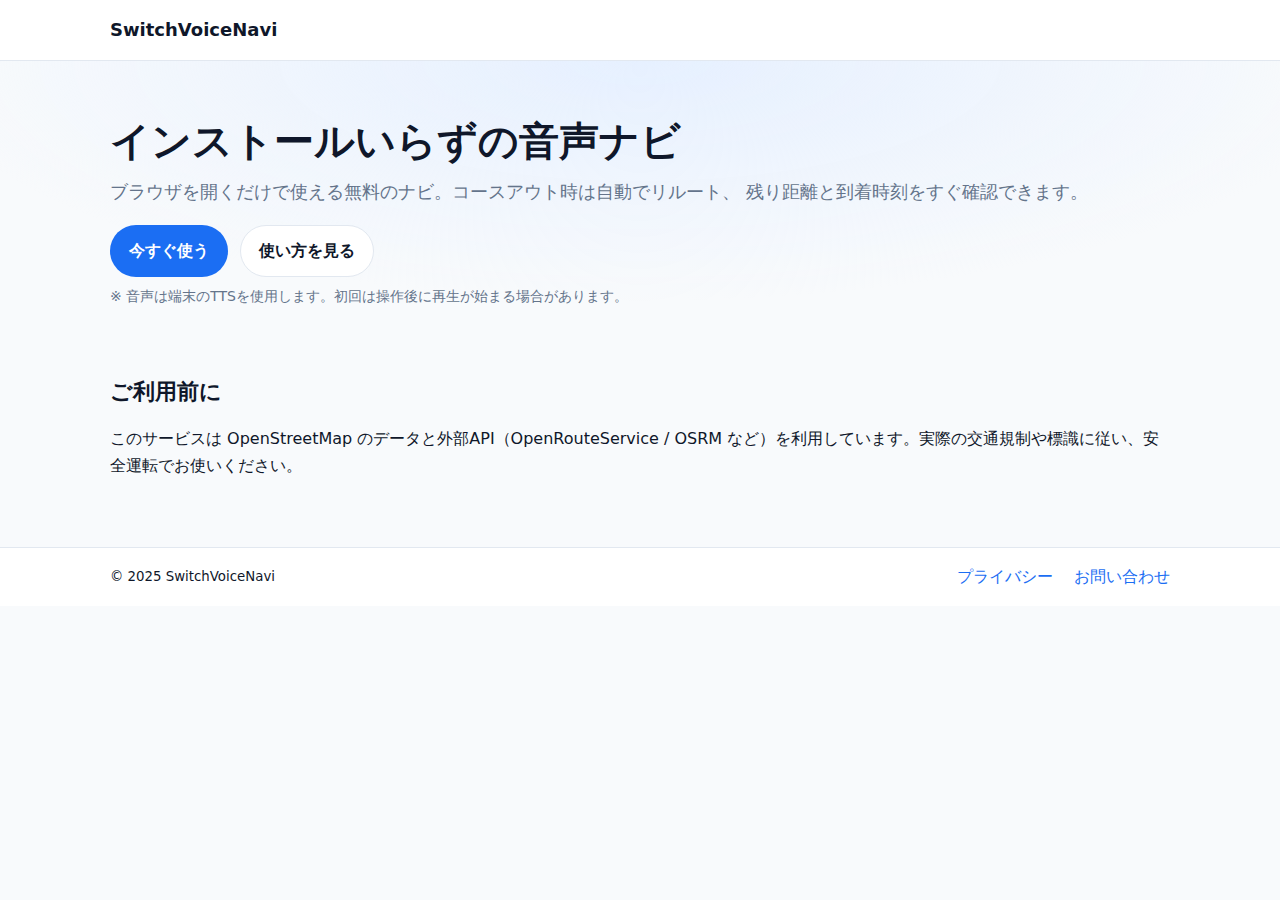
<file: index.html>
<!doctype html>
<html lang="ja">
<head>
  <meta charset="utf-8">
  <meta name="viewport" content="width=device-width, initial-scale=1">
  <title>SwitchVoiceNavi | ブラウザで使える音声ナビ</title>
  <meta name="description" content="インストール不要。スマホの音声で案内する無料のカーナビ。MapLibre × OpenRouteService。リルート、二段階案内、HUD、料金回避に対応。">
  <link rel="canonical" href="https://lamb5656.github.io/">
  <meta name="format-detection" content="telephone=no">
  <meta name="theme-color" content="#0f172a">

  <!-- Google AdSense -->
  <script async src="https://pagead2.googlesyndication.com/pagead/js/adsbygoogle.js?client=ca-pub-9492165781041714" crossorigin="anonymous"></script>

  <!-- Open Graph -->
  <meta property="og:site_name" content="SwitchVoiceNavi">
  <meta property="og:title" content="SwitchVoiceNavi | ブラウザで使える音声ナビ">
  <meta property="og:description" content="MapLibre × OpenRouteService。二段階音声案内、リルート、HUD、料金回避に対応。">
  <meta property="og:type" content="website">
  <meta property="og:url" content="https://lamb5656.github.io/">

  <!-- Structured Data -->
  <script type="application/ld+json">
  {
    "@context": "https://schema.org",
    "@type": "SoftwareApplication",
    "name": "SwitchVoiceNavi",
    "applicationCategory": "TravelApplication",
    "operatingSystem": "Web",
    "offers": { "@type": "Offer", "price": "0", "priceCurrency": "JPY" },
    "url": "https://lamb5656.github.io/navi-app/browser-navi/",
    "publisher": { "@type": "Organization", "name": "SwitchVoiceNavi Project" }
  }
  </script>

  <link rel="preconnect" href="https://lamb5656.github.io" crossorigin>
  <link rel="stylesheet" href="./styles.css">
</head>
<body>
  <header class="site-header" role="banner">
    <div class="container header-inner">
      <a class="brand" href="/">SwitchVoiceNavi</a>
    </div>
  </header>

  <main id="content">
    <section class="hero">
      <div class="container hero-inner">
        <h1 class="hero-title">インストールいらずの音声ナビ</h1>
        <p class="hero-lead">
          ブラウザを開くだけで使える無料のナビ。コースアウト時は自動でリルート、
          残り距離と到着時刻をすぐ確認できます。
        </p>
        <div class="hero-cta">
          <a class="btn btn-primary" href="https://lamb5656.github.io/navi-app/browser-navi/" target="_blank" rel="noopener noreferrer">今すぐ使う</a>
          <a class="btn btn-secondary" href="https://lamb5656.github.io/navi-app/browser-navi/howto.html" target="_blank" rel="noopener noreferrer">使い方を見る</a>
        </div>
        <p class="note">※ 音声は端末のTTSを使用します。初回は操作後に再生が始まる場合があります。</p>
      </div>
    </section>

    <section class="notes">
      <div class="container">
        <h2>ご利用前に</h2>
        <p>このサービスは OpenStreetMap のデータと外部API（OpenRouteService / OSRM など）を利用しています。実際の交通規制や標識に従い、安全運転でお使いください。</p>
      </div>
    </section>
  </main>

  <footer class="site-footer" role="contentinfo">
    <div class="container footer-inner">
      <small>© 2025 SwitchVoiceNavi</small>
      <nav class="footer-nav" aria-label="Footer">
        <a href="./privacy.html" rel="noopener noreferrer">プライバシー</a>
        <a href="./contact.html" rel="noopener noreferrer">お問い合わせ</a>
      </nav>
    </div>
  </footer>
</body>
</html>
</file>
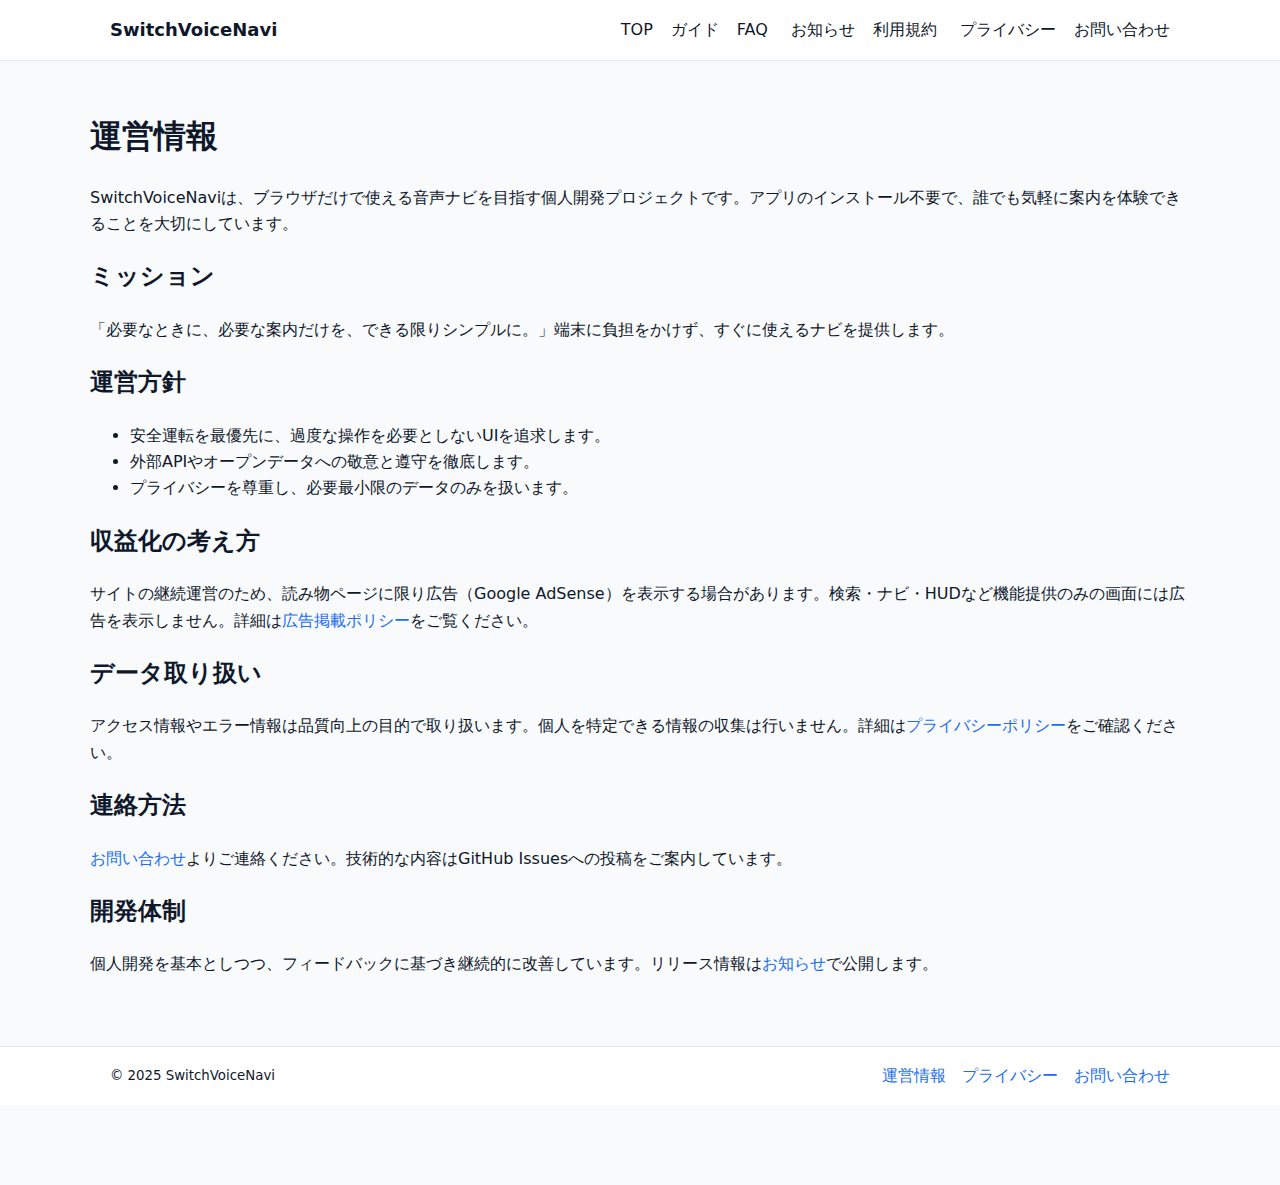
<file: about.html>
<!doctype html>
<html lang="ja">
<head>
  <meta charset="utf-8">
  <meta name="viewport" content="width=device-width, initial-scale=1">
  <title>運営情報 | SwitchVoiceNavi</title>
  <meta name="description" content="SwitchVoiceNaviの運営方針、連絡方法、収益化方針、データの取り扱い、開発体制について紹介します。">
  <link rel="canonical" href="https://lamb5656.github.io/about.html">
  <link rel="stylesheet" href="./styles.css">
</head>
<body>
<header class="site-header" role="banner">
  <div class="container header-inner">
    <a class="brand" href="/">SwitchVoiceNavi</a>
    <nav class="nav" aria-label="Primary">
      <a href="./">TOP</a><a href="./guide.html">ガイド</a><a href="./faq.html">FAQ</a>
      <a href="./news.html">お知らせ</a><a href="./terms.html">利用規約</a>
      <a href="./privacy.html">プライバシー</a><a href="./contact.html">お問い合わせ</a>
    </nav>
  </div>
</header>

<main id="content">
  <section class="container" style="padding:28px 0;">
    <h1>運営情報</h1>
    <p>SwitchVoiceNaviは、ブラウザだけで使える音声ナビを目指す個人開発プロジェクトです。アプリのインストール不要で、誰でも気軽に案内を体験できることを大切にしています。</p>

    <h2>ミッション</h2>
    <p>「必要なときに、必要な案内だけを、できる限りシンプルに。」端末に負担をかけず、すぐに使えるナビを提供します。</p>

    <h2>運営方針</h2>
    <ul>
      <li>安全運転を最優先に、過度な操作を必要としないUIを追求します。</li>
      <li>外部APIやオープンデータへの敬意と遵守を徹底します。</li>
      <li>プライバシーを尊重し、必要最小限のデータのみを扱います。</li>
    </ul>

    <h2>収益化の考え方</h2>
    <p>サイトの継続運営のため、読み物ページに限り広告（Google AdSense）を表示する場合があります。検索・ナビ・HUDなど機能提供のみの画面には広告を表示しません。詳細は<a href="./ads-policy.html">広告掲載ポリシー</a>をご覧ください。</p>

    <h2>データ取り扱い</h2>
    <p>アクセス情報やエラー情報は品質向上の目的で取り扱います。個人を特定できる情報の収集は行いません。詳細は<a href="./privacy.html">プライバシーポリシー</a>をご確認ください。</p>

    <h2>連絡方法</h2>
    <p><a href="./contact.html">お問い合わせ</a>よりご連絡ください。技術的な内容はGitHub Issuesへの投稿をご案内しています。</p>

    <h2>開発体制</h2>
    <p>個人開発を基本としつつ、フィードバックに基づき継続的に改善しています。リリース情報は<a href="./news.html">お知らせ</a>で公開します。</p>
  </section>
</main>

<footer class="site-footer" role="contentinfo">
  <div class="container footer-inner">
    <small>© 2025 SwitchVoiceNavi</small>
    <nav class="footer-nav" aria-label="Footer">
      <a href="./about.html" aria-current="page">運営情報</a><a href="./privacy.html">プライバシー</a><a href="./contact.html">お問い合わせ</a>
    </nav>
  </div>
</footer>
</body>
</html>
</file>
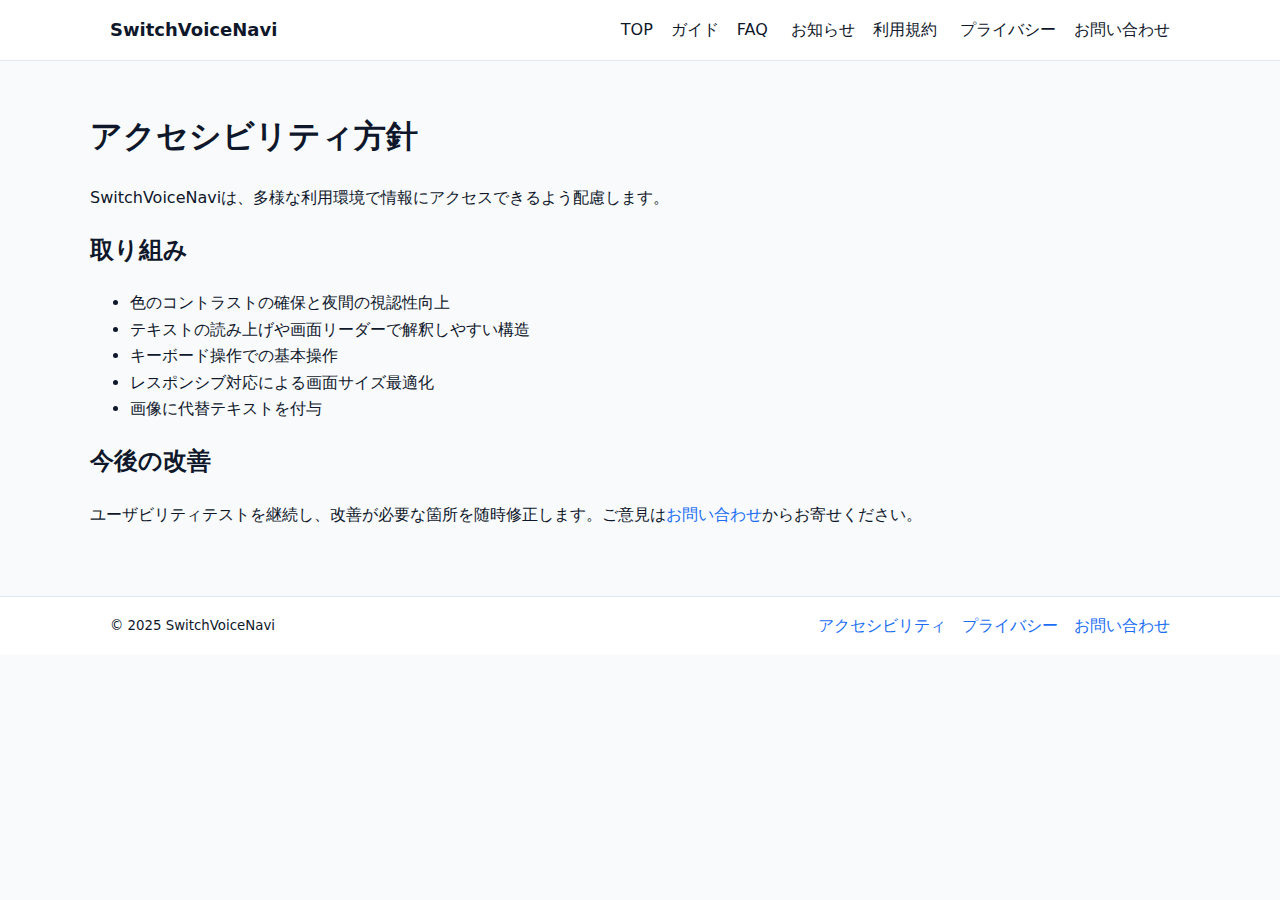
<file: accessibility.html>
<!doctype html>
<html lang="ja">
<head>
  <meta charset="utf-8">
  <meta name="viewport" content="width=device-width, initial-scale=1">
  <title>アクセシビリティ方針 | SwitchVoiceNavi</title>
  <meta name="description" content="誰もが利用しやすいナビを目指し、色のコントラスト、テキスト読み上げ、キーボード操作、レスポンシブ対応、代替テキストなどに取り組みます。">
  <link rel="canonical" href="https://lamb5656.github.io/accessibility.html">
  <link rel="stylesheet" href="./styles.css">
</head>
<body>
<header class="site-header" role="banner">
  <div class="container header-inner">
    <a class="brand" href="/">SwitchVoiceNavi</a>
    <nav class="nav" aria-label="Primary">
      <a href="./">TOP</a><a href="./guide.html">ガイド</a><a href="./faq.html">FAQ</a>
      <a href="./news.html">お知らせ</a><a href="./terms.html">利用規約</a>
      <a href="./privacy.html">プライバシー</a><a href="./contact.html">お問い合わせ</a>
    </nav>
  </div>
</header>

<main id="content">
<section class="container" style="padding:28px 0;">
  <h1>アクセシビリティ方針</h1>
  <p>SwitchVoiceNaviは、多様な利用環境で情報にアクセスできるよう配慮します。</p>

  <h2>取り組み</h2>
  <ul>
    <li>色のコントラストの確保と夜間の視認性向上</li>
    <li>テキストの読み上げや画面リーダーで解釈しやすい構造</li>
    <li>キーボード操作での基本操作</li>
    <li>レスポンシブ対応による画面サイズ最適化</li>
    <li>画像に代替テキストを付与</li>
  </ul>

  <h2>今後の改善</h2>
  <p>ユーザビリティテストを継続し、改善が必要な箇所を随時修正します。ご意見は<a href="./contact.html">お問い合わせ</a>からお寄せください。</p>
</section>
</main>

<footer class="site-footer" role="contentinfo">
  <div class="container footer-inner">
    <small>© 2025 SwitchVoiceNavi</small>
    <nav class="footer-nav" aria-label="Footer">
      <a href="./accessibility.html" aria-current="page">アクセシビリティ</a><a href="./privacy.html">プライバシー</a><a href="./contact.html">お問い合わせ</a>
    </nav>
  </div>
</footer>
</body>
</html>
</file>
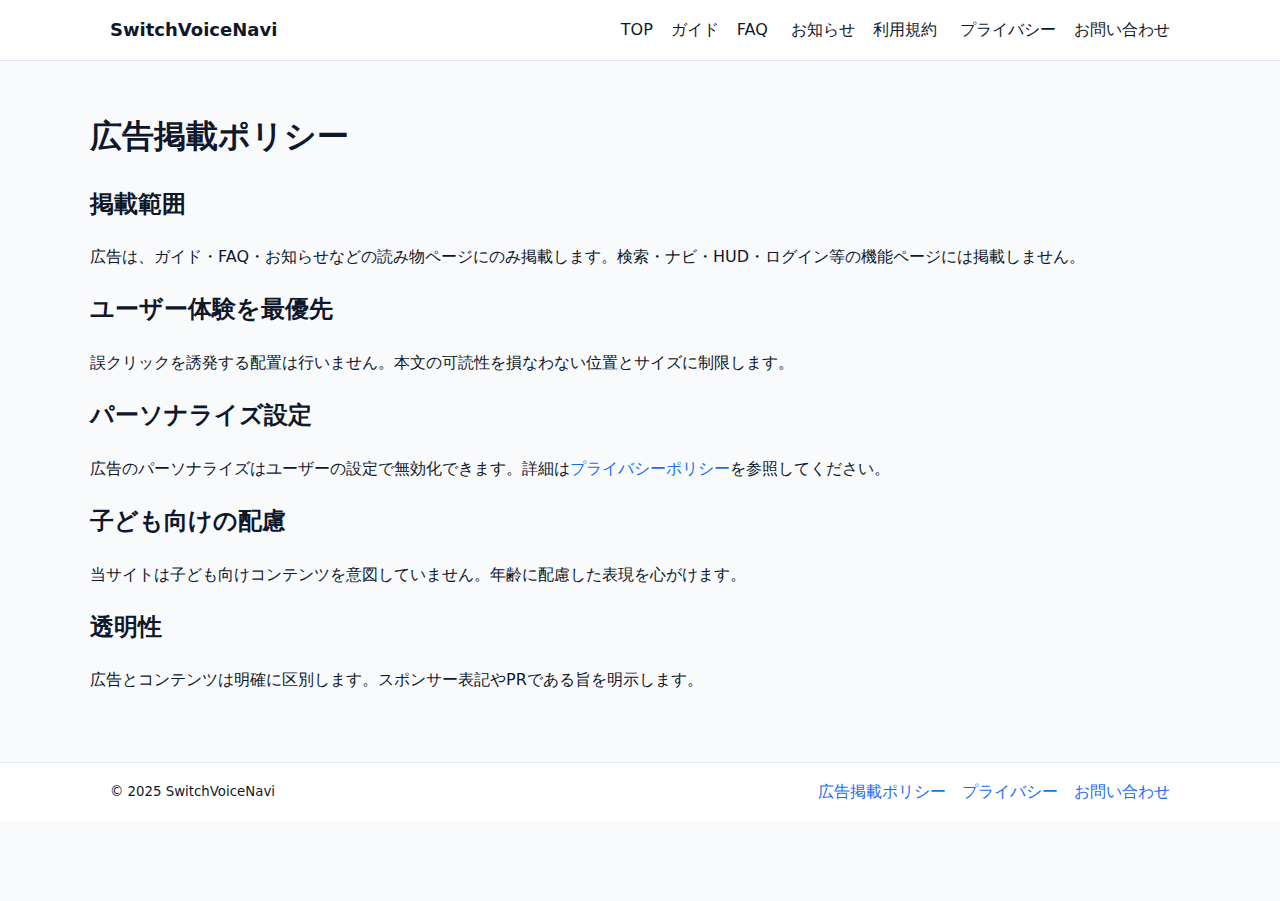
<file: ads-policy.html>
<!doctype html>
<html lang="ja">
<head>
  <meta charset="utf-8">
  <meta name="viewport" content="width=device-width, initial-scale=1">
  <title>広告掲載ポリシー | SwitchVoiceNavi</title>
  <meta name="description" content="広告の掲載範囲、ユーザー体験の優先、パーソナライズ設定、子ども向けの配慮、誤クリック防止などの方針を示します。">
  <link rel="canonical" href="https://lamb5656.github.io/ads-policy.html">
  <link rel="stylesheet" href="./styles.css">
</head>
<body>
<header class="site-header" role="banner">
  <div class="container header-inner">
    <a class="brand" href="/">SwitchVoiceNavi</a>
    <nav class="nav" aria-label="Primary">
      <a href="./">TOP</a><a href="./guide.html">ガイド</a><a href="./faq.html">FAQ</a>
      <a href="./news.html">お知らせ</a><a href="./terms.html">利用規約</a>
      <a href="./privacy.html">プライバシー</a><a href="./contact.html">お問い合わせ</a>
    </nav>
  </div>
</header>

<main id="content">
<section class="container" style="padding:28px 0;">
  <h1>広告掲載ポリシー</h1>
  <h2>掲載範囲</h2>
  <p>広告は、ガイド・FAQ・お知らせなどの読み物ページにのみ掲載します。検索・ナビ・HUD・ログイン等の機能ページには掲載しません。</p>

  <h2>ユーザー体験を最優先</h2>
  <p>誤クリックを誘発する配置は行いません。本文の可読性を損なわない位置とサイズに制限します。</p>

  <h2>パーソナライズ設定</h2>
  <p>広告のパーソナライズはユーザーの設定で無効化できます。詳細は<a href="./privacy.html">プライバシーポリシー</a>を参照してください。</p>

  <h2>子ども向けの配慮</h2>
  <p>当サイトは子ども向けコンテンツを意図していません。年齢に配慮した表現を心がけます。</p>

  <h2>透明性</h2>
  <p>広告とコンテンツは明確に区別します。スポンサー表記やPRである旨を明示します。</p>
</section>
</main>

<footer class="site-footer" role="contentinfo">
  <div class="container footer-inner">
    <small>© 2025 SwitchVoiceNavi</small>
    <nav class="footer-nav" aria-label="Footer">
      <a href="./ads-policy.html" aria-current="page">広告掲載ポリシー</a><a href="./privacy.html">プライバシー</a><a href="./contact.html">お問い合わせ</a>
    </nav>
  </div>
</footer>
</body>
</html>
</file>
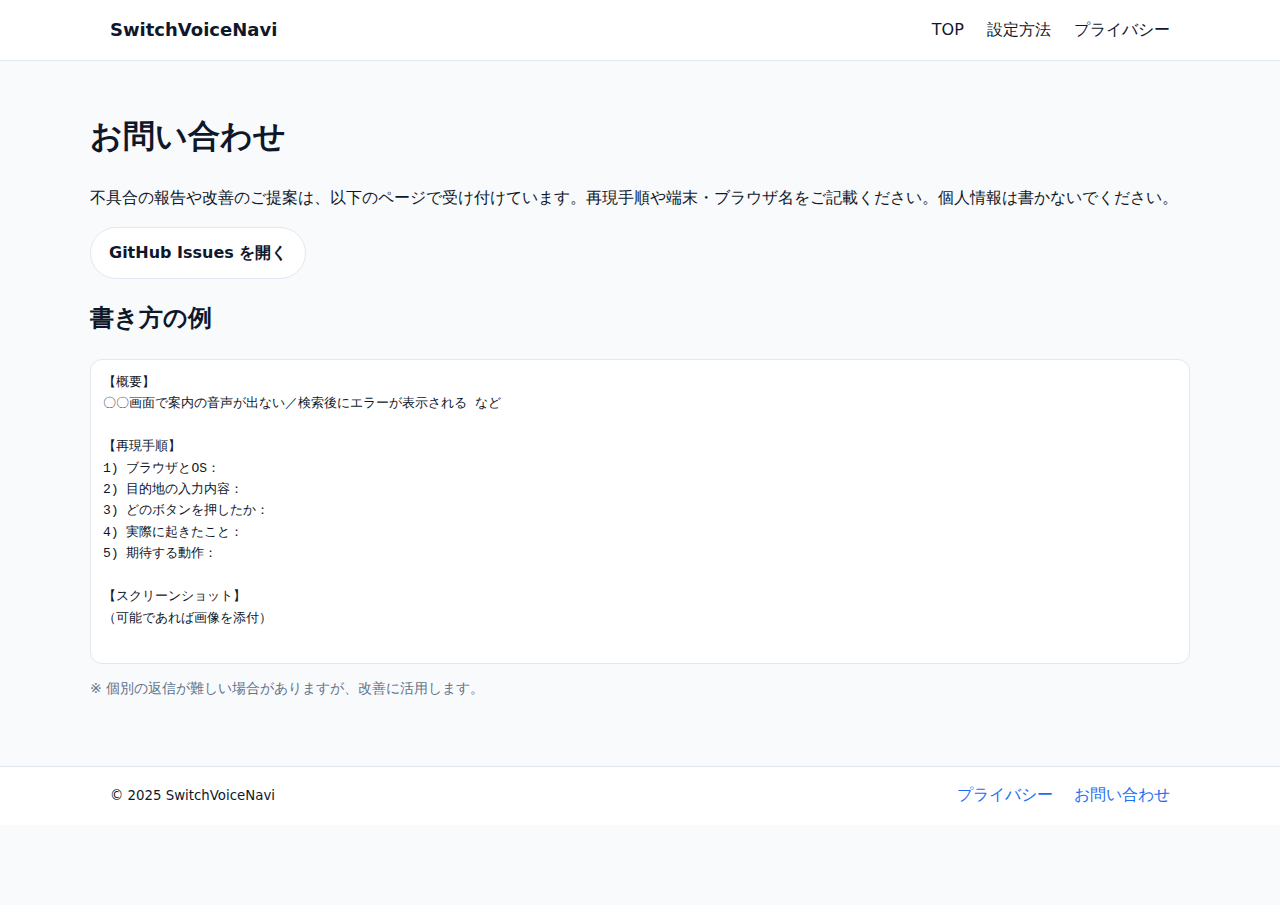
<file: contact.html>
<!doctype html>
<html lang="ja">
<head>
  <meta charset="utf-8">
  <meta name="viewport" content="width=device-width, initial-scale=1">
  <title>お問い合わせ | SwitchVoiceNavi</title>
  <meta name="description" content="不具合の報告やご要望はGitHubのIssuesで受け付けています。書き方の例を用意しています。個人情報は書かないでください。">
  <link rel="canonical" href="https://lamb5656.github.io/contact.html">
  <link rel="stylesheet" href="./styles.css">
</head>
<body>
  <header class="site-header" role="banner">
    <div class="container header-inner">
      <a class="brand" href="/">SwitchVoiceNavi</a>
      <nav class="nav" aria-label="Primary">
        <a href="./">TOP</a>
        <a href="https://lamb5656.github.io/navi-app/browser-navi/howto.html" rel="noopener noreferrer">設定方法</a>
        <a href="./privacy.html" rel="noopener noreferrer">プライバシー</a>
      </nav>
    </div>
  </header>

  <main id="content">
    <section class="container" style="padding:28px 0;">
      <h1>お問い合わせ</h1>
      <p>不具合の報告や改善のご提案は、以下のページで受け付けています。再現手順や端末・ブラウザ名をご記載ください。個人情報は書かないでください。</p>
      <p>
        <a class="btn btn-secondary" href="https://github.com/lamb5656/navi-app/issues" rel="noopener noreferrer">GitHub Issues を開く</a>
      </p>

      <h2>書き方の例</h2>
      <pre style="white-space:pre-wrap;border:1px solid #e2e8f0;border-radius:12px;padding:12px;background:#fff;">
【概要】
〇〇画面で案内の音声が出ない／検索後にエラーが表示される など

【再現手順】
1) ブラウザとOS：
2) 目的地の入力内容：
3) どのボタンを押したか：
4) 実際に起きたこと：
5) 期待する動作：

【スクリーンショット】
（可能であれば画像を添付）
      </pre>

      <p class="note">※ 個別の返信が難しい場合がありますが、改善に活用します。</p>
    </section>
  </main>

  <footer class="site-footer" role="contentinfo">
    <div class="container footer-inner">
      <small>© 2025 SwitchVoiceNavi</small>
      <nav class="footer-nav" aria-label="Footer">
        <a href="./privacy.html">プライバシー</a>
        <a href="./contact.html" aria-current="page">お問い合わせ</a>
      </nav>
    </div>
  </footer>
</body>
</html>
</file>
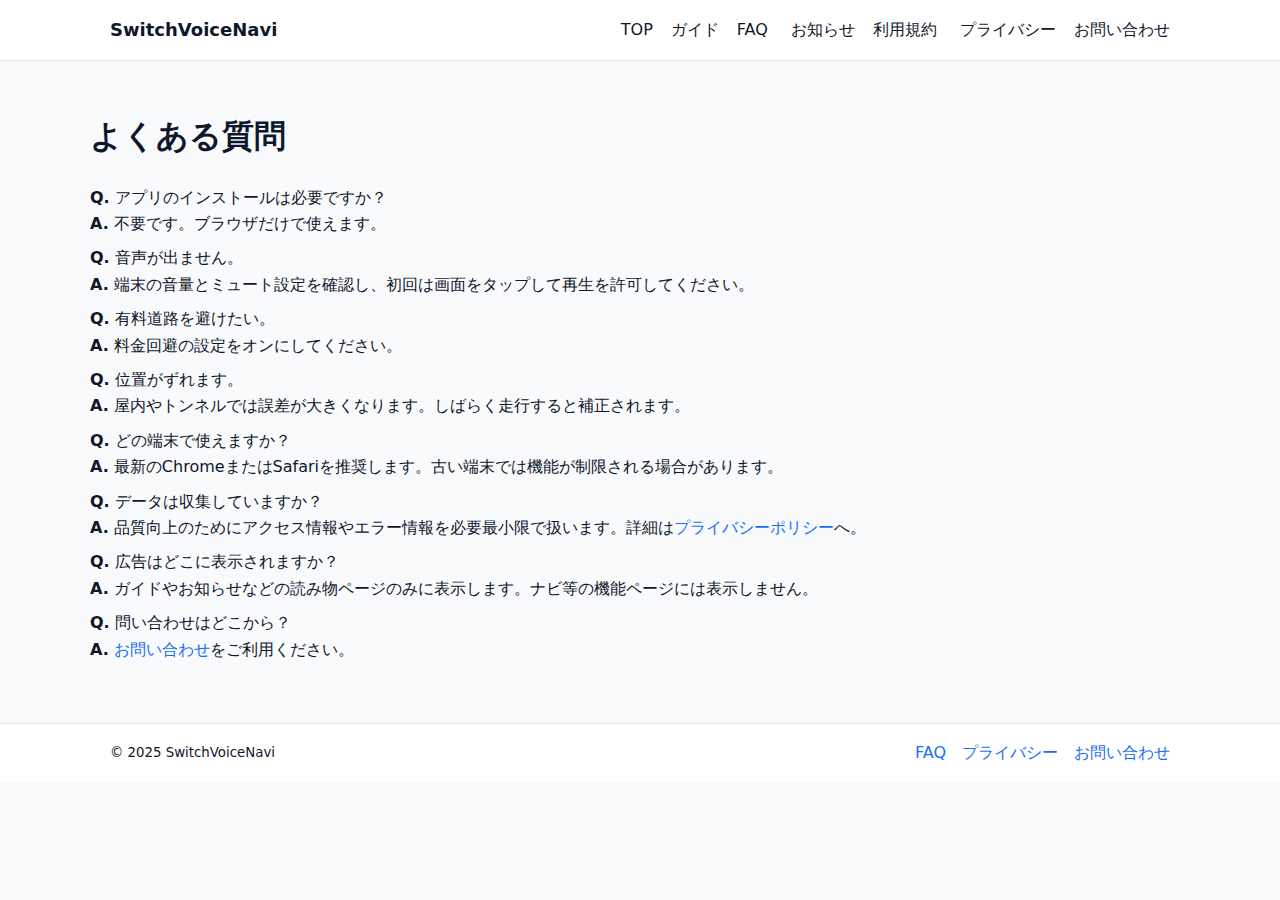
<file: faq.html>
<!doctype html>
<html lang="ja">
<head>
  <meta charset="utf-8">
  <meta name="viewport" content="width=device-width, initial-scale=1">
  <title>よくある質問 | SwitchVoiceNavi</title>
  <meta name="description" content="インストールの要否、音声が出ないときの対処、有料道路回避、位置情報の精度、データの取り扱い、広告、問い合わせ方法など。">
  <link rel="canonical" href="https://lamb5656.github.io/faq.html">
  <link rel="stylesheet" href="./styles.css">
</head>
<body>
<header class="site-header" role="banner">
  <div class="container header-inner">
    <a class="brand" href="/">SwitchVoiceNavi</a>
    <nav class="nav" aria-label="Primary">
      <a href="./">TOP</a><a href="./guide.html">ガイド</a><a href="./faq.html" aria-current="page">FAQ</a>
      <a href="./news.html">お知らせ</a><a href="./terms.html">利用規約</a>
      <a href="./privacy.html">プライバシー</a><a href="./contact.html">お問い合わせ</a>
    </nav>
  </div>
</header>

<main id="content">
<section class="container" style="padding:28px 0;">
  <h1>よくある質問</h1>
  <ul class="link-list">
    <li><strong>Q.</strong> アプリのインストールは必要ですか？<br><strong>A.</strong> 不要です。ブラウザだけで使えます。</li>
    <li><strong>Q.</strong> 音声が出ません。<br><strong>A.</strong> 端末の音量とミュート設定を確認し、初回は画面をタップして再生を許可してください。</li>
    <li><strong>Q.</strong> 有料道路を避けたい。<br><strong>A.</strong> 料金回避の設定をオンにしてください。</li>
    <li><strong>Q.</strong> 位置がずれます。<br><strong>A.</strong> 屋内やトンネルでは誤差が大きくなります。しばらく走行すると補正されます。</li>
    <li><strong>Q.</strong> どの端末で使えますか？<br><strong>A.</strong> 最新のChromeまたはSafariを推奨します。古い端末では機能が制限される場合があります。</li>
    <li><strong>Q.</strong> データは収集していますか？<br><strong>A.</strong> 品質向上のためにアクセス情報やエラー情報を必要最小限で扱います。詳細は<a href="./privacy.html">プライバシーポリシー</a>へ。</li>
    <li><strong>Q.</strong> 広告はどこに表示されますか？<br><strong>A.</strong> ガイドやお知らせなどの読み物ページのみに表示します。ナビ等の機能ページには表示しません。</li>
    <li><strong>Q.</strong> 問い合わせはどこから？<br><strong>A.</strong> <a href="./contact.html">お問い合わせ</a>をご利用ください。</li>
  </ul>
</section>
</main>

<footer class="site-footer" role="contentinfo">
  <div class="container footer-inner">
    <small>© 2025 SwitchVoiceNavi</small>
    <nav class="footer-nav" aria-label="Footer">
      <a href="./faq.html" aria-current="page">FAQ</a><a href="./privacy.html">プライバシー</a><a href="./contact.html">お問い合わせ</a>
    </nav>
  </div>
</footer>
</body>
</html>
</file>
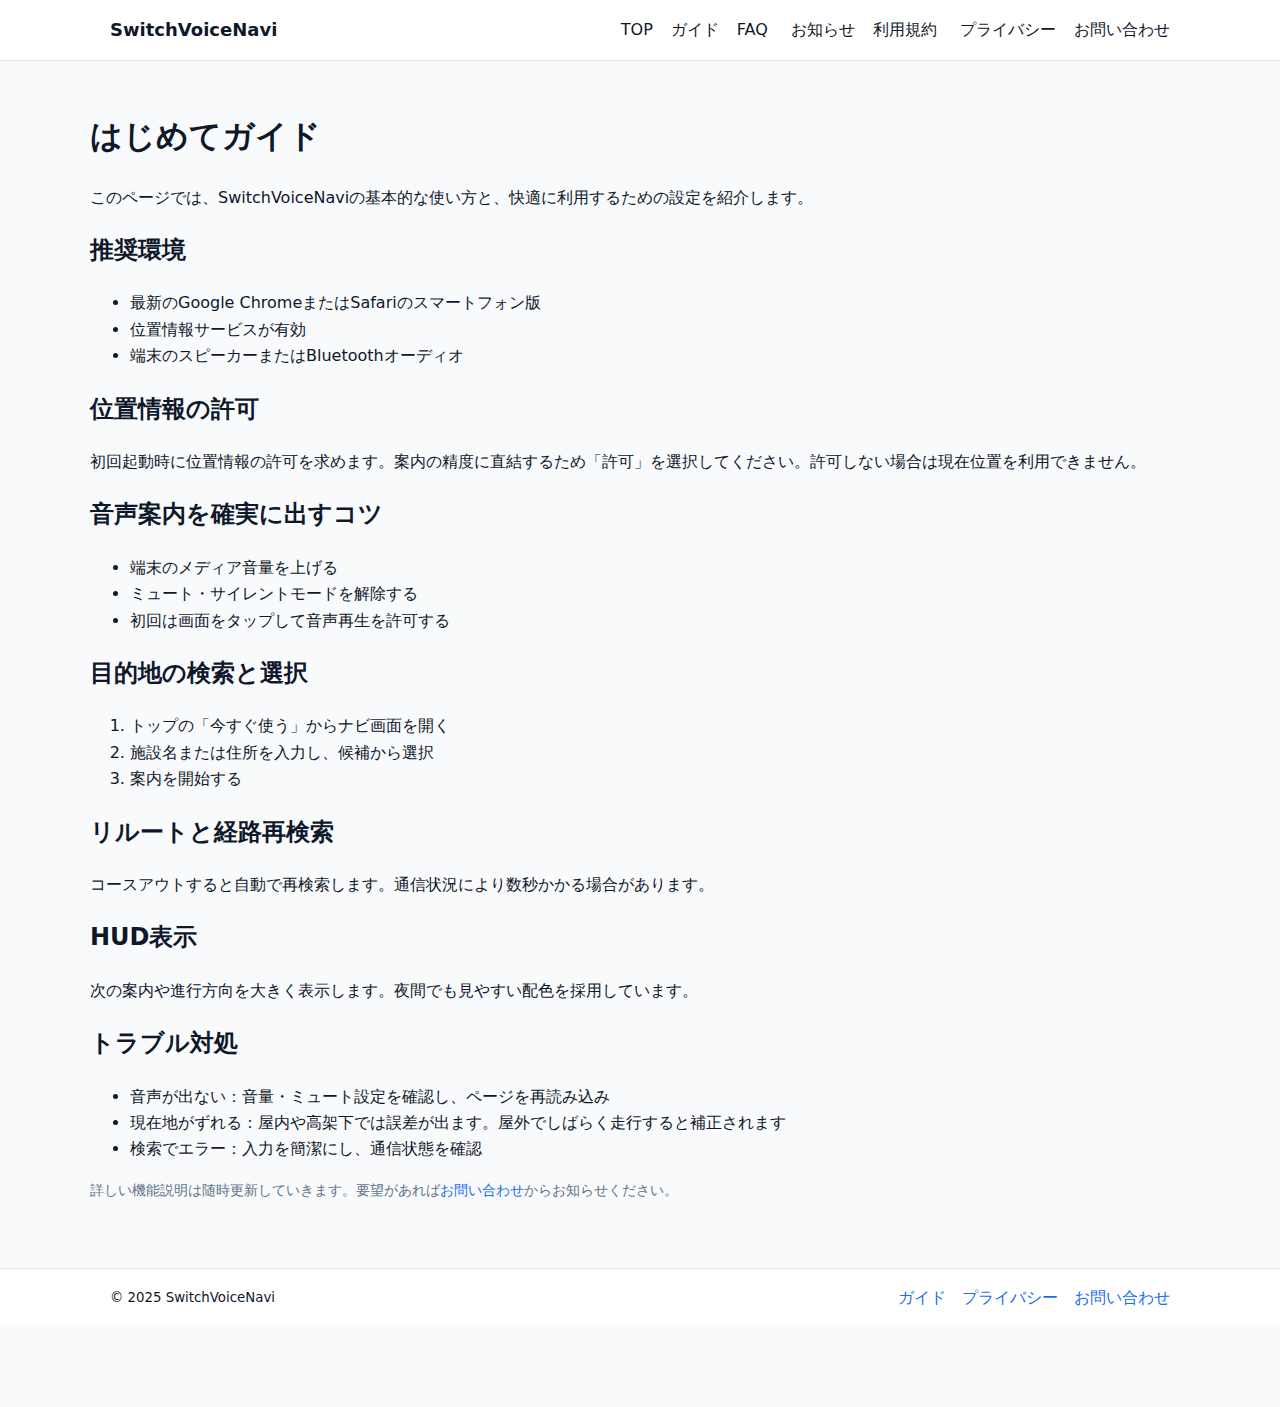
<file: guide.html>
<!doctype html>
<html lang="ja">
<head>
  <meta charset="utf-8">
  <meta name="viewport" content="width=device-width, initial-scale=1">
  <title>はじめてガイド | SwitchVoiceNavi</title>
  <meta name="description" content="初めての方向けガイド。推奨環境、位置情報の許可、音声の出し方、目的地検索、リルート、HUD、トラブル対処まで。">
  <link rel="canonical" href="https://lamb5656.github.io/guide.html">
  <link rel="stylesheet" href="./styles.css">
</head>
<body>
<header class="site-header" role="banner">
  <div class="container header-inner">
    <a class="brand" href="/">SwitchVoiceNavi</a>
    <nav class="nav" aria-label="Primary">
      <a href="./">TOP</a><a href="./guide.html" aria-current="page">ガイド</a><a href="./faq.html">FAQ</a>
      <a href="./news.html">お知らせ</a><a href="./terms.html">利用規約</a>
      <a href="./privacy.html">プライバシー</a><a href="./contact.html">お問い合わせ</a>
    </nav>
  </div>
</header>

<main id="content">
<section class="container" style="padding:28px 0;">
  <h1>はじめてガイド</h1>
  <p>このページでは、SwitchVoiceNaviの基本的な使い方と、快適に利用するための設定を紹介します。</p>

  <h2>推奨環境</h2>
  <ul>
    <li>最新のGoogle ChromeまたはSafariのスマートフォン版</li>
    <li>位置情報サービスが有効</li>
    <li>端末のスピーカーまたはBluetoothオーディオ</li>
  </ul>

  <h2>位置情報の許可</h2>
  <p>初回起動時に位置情報の許可を求めます。案内の精度に直結するため「許可」を選択してください。許可しない場合は現在位置を利用できません。</p>

  <h2>音声案内を確実に出すコツ</h2>
  <ul>
    <li>端末のメディア音量を上げる</li>
    <li>ミュート・サイレントモードを解除する</li>
    <li>初回は画面をタップして音声再生を許可する</li>
  </ul>

  <h2>目的地の検索と選択</h2>
  <ol>
    <li>トップの「今すぐ使う」からナビ画面を開く</li>
    <li>施設名または住所を入力し、候補から選択</li>
    <li>案内を開始する</li>
  </ol>

  <h2>リルートと経路再検索</h2>
  <p>コースアウトすると自動で再検索します。通信状況により数秒かかる場合があります。</p>

  <h2>HUD表示</h2>
  <p>次の案内や進行方向を大きく表示します。夜間でも見やすい配色を採用しています。</p>

  <h2>トラブル対処</h2>
  <ul>
    <li>音声が出ない：音量・ミュート設定を確認し、ページを再読み込み</li>
    <li>現在地がずれる：屋内や高架下では誤差が出ます。屋外でしばらく走行すると補正されます</li>
    <li>検索でエラー：入力を簡潔にし、通信状態を確認</li>
  </ul>

  <p class="note">詳しい機能説明は随時更新していきます。要望があれば<a href="./contact.html">お問い合わせ</a>からお知らせください。</p>
</section>
</main>

<footer class="site-footer" role="contentinfo">
  <div class="container footer-inner">
    <small>© 2025 SwitchVoiceNavi</small>
    <nav class="footer-nav" aria-label="Footer">
      <a href="./guide.html" aria-current="page">ガイド</a><a href="./privacy.html">プライバシー</a><a href="./contact.html">お問い合わせ</a>
    </nav>
  </div>
</footer>
</body>
</html>
</file>
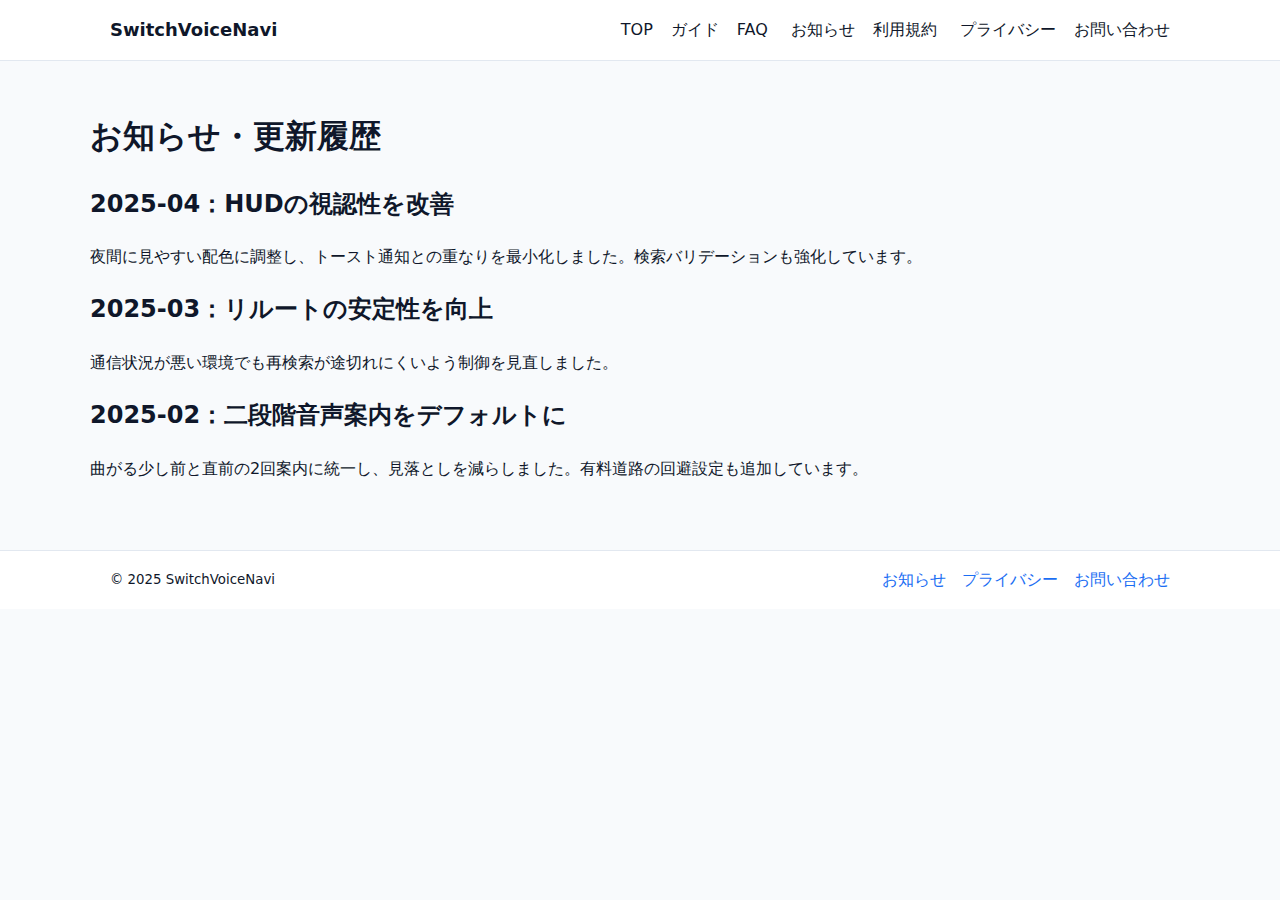
<file: news.html>
<!doctype html>
<html lang="ja">
<head>
  <meta charset="utf-8">
  <meta name="viewport" content="width=device-width, initial-scale=1">
  <title>お知らせ・更新履歴 | SwitchVoiceNavi</title>
  <meta name="description" content="SwitchVoiceNaviの開発状況や不具合修正、改善の履歴をまとめています。">
  <link rel="canonical" href="https://lamb5656.github.io/news.html">
  <link rel="stylesheet" href="./styles.css">
</head>
<body>
<header class="site-header" role="banner">
  <div class="container header-inner">
    <a class="brand" href="/">SwitchVoiceNavi</a>
    <nav class="nav" aria-label="Primary">
      <a href="./">TOP</a><a href="./guide.html">ガイド</a><a href="./faq.html">FAQ</a>
      <a href="./news.html" aria-current="page">お知らせ</a><a href="./terms.html">利用規約</a>
      <a href="./privacy.html">プライバシー</a><a href="./contact.html">お問い合わせ</a>
    </nav>
  </div>
</header>

<main id="content">
<section class="container" style="padding:28px 0;">
  <h1>お知らせ・更新履歴</h1>
  <article class="post">
    <h2>2025-04：HUDの視認性を改善</h2>
    <p>夜間に見やすい配色に調整し、トースト通知との重なりを最小化しました。検索バリデーションも強化しています。</p>
  </article>
  <article class="post">
    <h2>2025-03：リルートの安定性を向上</h2>
    <p>通信状況が悪い環境でも再検索が途切れにくいよう制御を見直しました。</p>
  </article>
  <article class="post">
    <h2>2025-02：二段階音声案内をデフォルトに</h2>
    <p>曲がる少し前と直前の2回案内に統一し、見落としを減らしました。有料道路の回避設定も追加しています。</p>
  </article>
</section>
</main>

<footer class="site-footer" role="contentinfo">
  <div class="container footer-inner">
    <small>© 2025 SwitchVoiceNavi</small>
    <nav class="footer-nav" aria-label="Footer">
      <a href="./news.html" aria-current="page">お知らせ</a><a href="./privacy.html">プライバシー</a><a href="./contact.html">お問い合わせ</a>
    </nav>
  </div>
</footer>
</body>
</html>
</file>
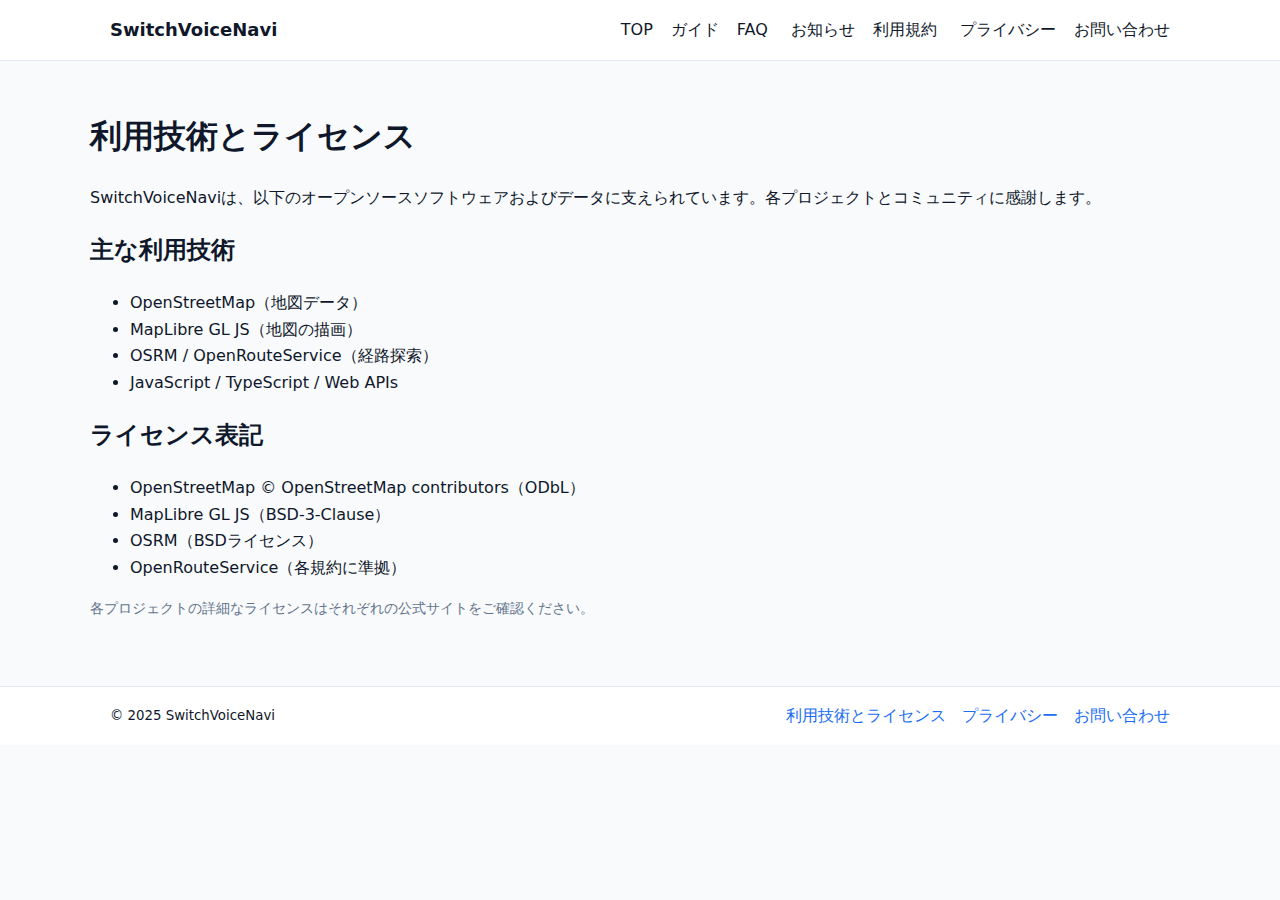
<file: oss.html>
<!doctype html>
<html lang="ja">
<head>
  <meta charset="utf-8">
  <meta name="viewport" content="width=device-width, initial-scale=1">
  <title>利用技術とライセンス | SwitchVoiceNavi</title>
  <meta name="description" content="地図や経路のために利用している主なオープンソースとデータ、およびライセンス表記を掲載します。">
  <link rel="canonical" href="https://lamb5656.github.io/oss.html">
  <link rel="stylesheet" href="./styles.css">
</head>
<body>
<header class="site-header" role="banner">
  <div class="container header-inner">
    <a class="brand" href="/">SwitchVoiceNavi</a>
    <nav class="nav" aria-label="Primary">
      <a href="./">TOP</a><a href="./guide.html">ガイド</a><a href="./faq.html">FAQ</a>
      <a href="./news.html">お知らせ</a><a href="./terms.html">利用規約</a>
      <a href="./privacy.html">プライバシー</a><a href="./contact.html">お問い合わせ</a>
    </nav>
  </div>
</header>

<main id="content">
<section class="container" style="padding:28px 0;">
  <h1>利用技術とライセンス</h1>
  <p>SwitchVoiceNaviは、以下のオープンソースソフトウェアおよびデータに支えられています。各プロジェクトとコミュニティに感謝します。</p>

  <h2>主な利用技術</h2>
  <ul>
    <li>OpenStreetMap（地図データ）</li>
    <li>MapLibre GL JS（地図の描画）</li>
    <li>OSRM / OpenRouteService（経路探索）</li>
    <li>JavaScript / TypeScript / Web APIs</li>
  </ul>

  <h2>ライセンス表記</h2>
  <ul>
    <li>OpenStreetMap © OpenStreetMap contributors（ODbL）</li>
    <li>MapLibre GL JS（BSD-3-Clause）</li>
    <li>OSRM（BSDライセンス）</li>
    <li>OpenRouteService（各規約に準拠）</li>
  </ul>

  <p class="note">各プロジェクトの詳細なライセンスはそれぞれの公式サイトをご確認ください。</p>
</section>
</main>

<footer class="site-footer" role="contentinfo">
  <div class="container footer-inner">
    <small>© 2025 SwitchVoiceNavi</small>
    <nav class="footer-nav" aria-label="Footer">
      <a href="./oss.html" aria-current="page">利用技術とライセンス</a><a href="./privacy.html">プライバシー</a><a href="./contact.html">お問い合わせ</a>
    </nav>
  </div>
</footer>
</body>
</html>
</file>
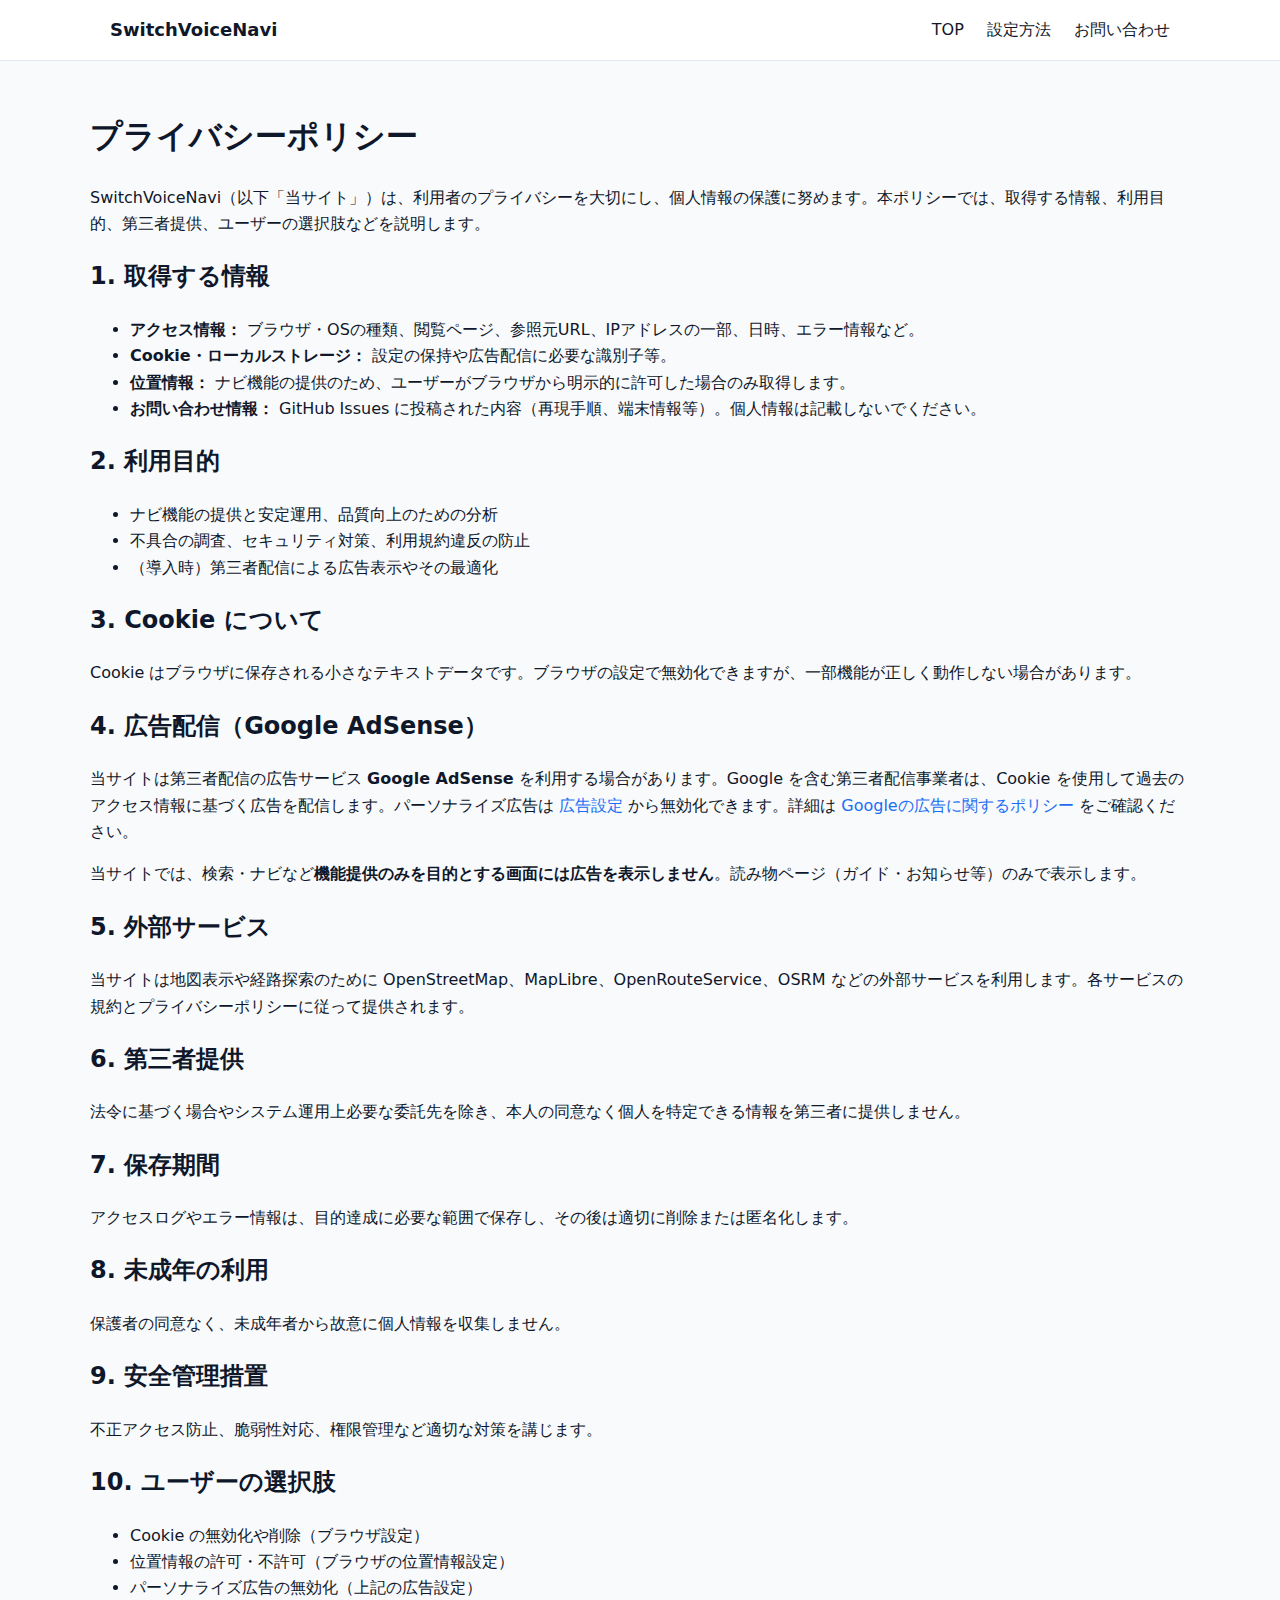
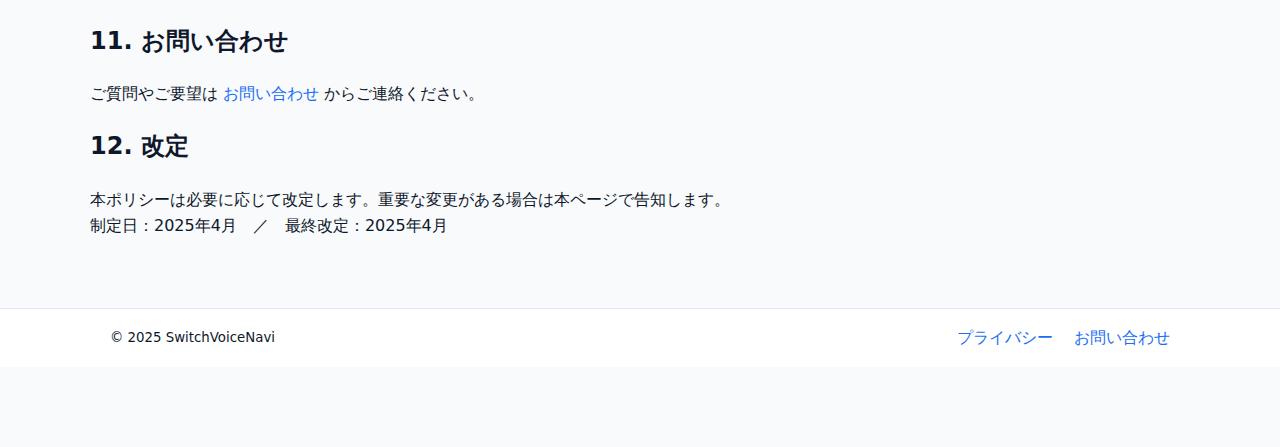
<file: privacy.html>
<!doctype html>
<html lang="ja">
<head>
  <meta charset="utf-8">
  <meta name="viewport" content="width=device-width, initial-scale=1">
  <title>プライバシーポリシー | SwitchVoiceNavi</title>
  <meta name="description" content="SwitchVoiceNaviのプライバシーポリシー。広告、Cookie、アクセス情報、外部サービス、保存期間、問い合わせ方法などをわかりやすく説明します。">
  <link rel="canonical" href="https://lamb5656.github.io/privacy.html">
  <link rel="stylesheet" href="./styles.css">
</head>
<body>
  <header class="site-header" role="banner">
    <div class="container header-inner">
      <a class="brand" href="/">SwitchVoiceNavi</a>
      <nav class="nav" aria-label="Primary">
        <a href="./">TOP</a>
        <a href="https://lamb5656.github.io/navi-app/browser-navi/howto.html" rel="noopener noreferrer">設定方法</a>
        <a href="./contact.html" rel="noopener noreferrer">お問い合わせ</a>
      </nav>
    </div>
  </header>

  <main id="content">
    <section class="container" style="padding:28px 0;">
      <h1>プライバシーポリシー</h1>
      <p>SwitchVoiceNavi（以下「当サイト」）は、利用者のプライバシーを大切にし、個人情報の保護に努めます。本ポリシーでは、取得する情報、利用目的、第三者提供、ユーザーの選択肢などを説明します。</p>

      <h2>1. 取得する情報</h2>
      <ul>
        <li><strong>アクセス情報：</strong> ブラウザ・OSの種類、閲覧ページ、参照元URL、IPアドレスの一部、日時、エラー情報など。</li>
        <li><strong>Cookie・ローカルストレージ：</strong> 設定の保持や広告配信に必要な識別子等。</li>
        <li><strong>位置情報：</strong> ナビ機能の提供のため、ユーザーがブラウザから明示的に許可した場合のみ取得します。</li>
        <li><strong>お問い合わせ情報：</strong> GitHub Issues に投稿された内容（再現手順、端末情報等）。個人情報は記載しないでください。</li>
      </ul>

      <h2>2. 利用目的</h2>
      <ul>
        <li>ナビ機能の提供と安定運用、品質向上のための分析</li>
        <li>不具合の調査、セキュリティ対策、利用規約違反の防止</li>
        <li>（導入時）第三者配信による広告表示やその最適化</li>
      </ul>

      <h2>3. Cookie について</h2>
      <p>Cookie はブラウザに保存される小さなテキストデータです。ブラウザの設定で無効化できますが、一部機能が正しく動作しない場合があります。</p>

      <h2>4. 広告配信（Google AdSense）</h2>
      <p>当サイトは第三者配信の広告サービス <strong>Google AdSense</strong> を利用する場合があります。Google を含む第三者配信事業者は、Cookie を使用して過去のアクセス情報に基づく広告を配信します。パーソナライズ広告は <a href="https://adssettings.google.com/" rel="noopener noreferrer">広告設定</a> から無効化できます。詳細は <a href="https://policies.google.com/technologies/ads?hl=ja" rel="noopener noreferrer">Googleの広告に関するポリシー</a> をご確認ください。</p>
      <p>当サイトでは、検索・ナビなど<strong>機能提供のみを目的とする画面には広告を表示しません</strong>。読み物ページ（ガイド・お知らせ等）のみで表示します。</p>

      <h2>5. 外部サービス</h2>
      <p>当サイトは地図表示や経路探索のために OpenStreetMap、MapLibre、OpenRouteService、OSRM などの外部サービスを利用します。各サービスの規約とプライバシーポリシーに従って提供されます。</p>

      <h2>6. 第三者提供</h2>
      <p>法令に基づく場合やシステム運用上必要な委託先を除き、本人の同意なく個人を特定できる情報を第三者に提供しません。</p>

      <h2>7. 保存期間</h2>
      <p>アクセスログやエラー情報は、目的達成に必要な範囲で保存し、その後は適切に削除または匿名化します。</p>

      <h2>8. 未成年の利用</h2>
      <p>保護者の同意なく、未成年者から故意に個人情報を収集しません。</p>

      <h2>9. 安全管理措置</h2>
      <p>不正アクセス防止、脆弱性対応、権限管理など適切な対策を講じます。</p>

      <h2>10. ユーザーの選択肢</h2>
      <ul>
        <li>Cookie の無効化や削除（ブラウザ設定）</li>
        <li>位置情報の許可・不許可（ブラウザの位置情報設定）</li>
        <li>パーソナライズ広告の無効化（上記の広告設定）</li>
      </ul>

      <h2>11. お問い合わせ</h2>
      <p>ご質問やご要望は <a href="./contact.html">お問い合わせ</a> からご連絡ください。</p>

      <h2>12. 改定</h2>
      <p>本ポリシーは必要に応じて改定します。重要な変更がある場合は本ページで告知します。<br>
         制定日：2025年4月　／　最終改定：2025年4月</p>
    </section>
  </main>

  <footer class="site-footer" role="contentinfo">
    <div class="container footer-inner">
      <small>© 2025 SwitchVoiceNavi</small>
      <nav class="footer-nav" aria-label="Footer">
        <a href="./privacy.html" aria-current="page">プライバシー</a>
        <a href="./contact.html">お問い合わせ</a>
      </nav>
    </div>
  </footer>
</body>
</html>
</file>
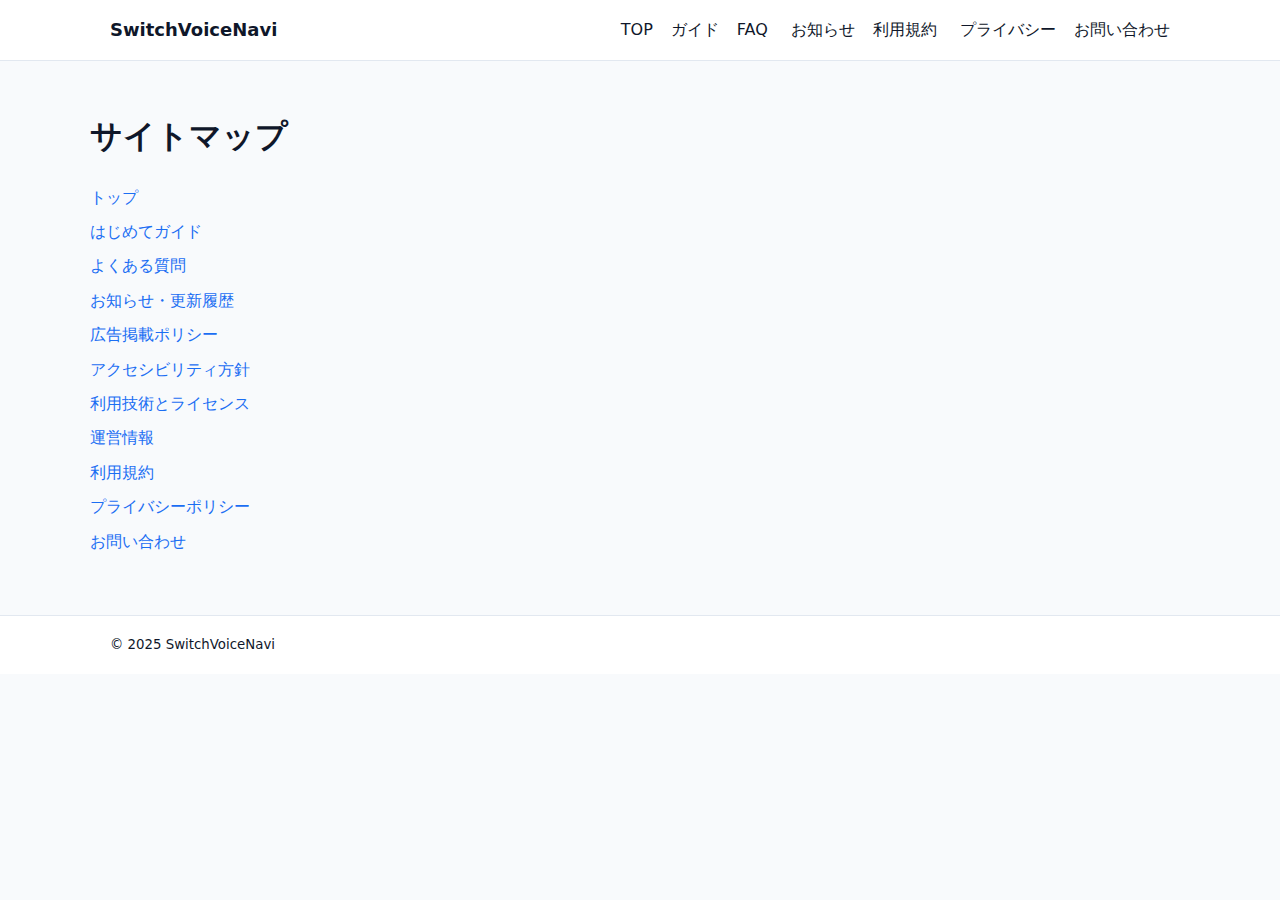
<file: sitemap.html>
<!doctype html>
<html lang="ja">
<head>
  <meta charset="utf-8">
  <meta name="viewport" content="width=device-width, initial-scale=1">
  <title>サイトマップ | SwitchVoiceNavi</title>
  <meta name="description" content="SwitchVoiceNaviの全ページ一覧。目的の情報にすばやくアクセスできます。">
  <link rel="canonical" href="https://lamb5656.github.io/sitemap.html">
  <link rel="stylesheet" href="./styles.css">
</head>
<body>
<header class="site-header" role="banner">
  <div class="container header-inner">
    <a class="brand" href="/">SwitchVoiceNavi</a>
    <nav class="nav" aria-label="Primary">
      <a href="./">TOP</a><a href="./guide.html">ガイド</a><a href="./faq.html">FAQ</a>
      <a href="./news.html">お知らせ</a><a href="./terms.html">利用規約</a>
      <a href="./privacy.html">プライバシー</a><a href="./contact.html">お問い合わせ</a>
    </nav>
  </div>
</header>

<main id="content">
<section class="container" style="padding:28px 0;">
  <h1>サイトマップ</h1>
  <ul class="link-list">
    <li><a href="./">トップ</a></li>
    <li><a href="./guide.html">はじめてガイド</a></li>
    <li><a href="./faq.html">よくある質問</a></li>
    <li><a href="./news.html">お知らせ・更新履歴</a></li>
    <li><a href="./ads-policy.html">広告掲載ポリシー</a></li>
    <li><a href="./accessibility.html">アクセシビリティ方針</a></li>
    <li><a href="./oss.html">利用技術とライセンス</a></li>
    <li><a href="./about.html">運営情報</a></li>
    <li><a href="./terms.html">利用規約</a></li>
    <li><a href="./privacy.html">プライバシーポリシー</a></li>
    <li><a href="./contact.html">お問い合わせ</a></li>
  </ul>
</section>
</main>

<footer class="site-footer" role="contentinfo">
  <div class="container footer-inner">
    <small>© 2025 SwitchVoiceNavi</small>
    <nav class="footer-nav" aria-label="Footer">
      <a href="./sitem
</file>
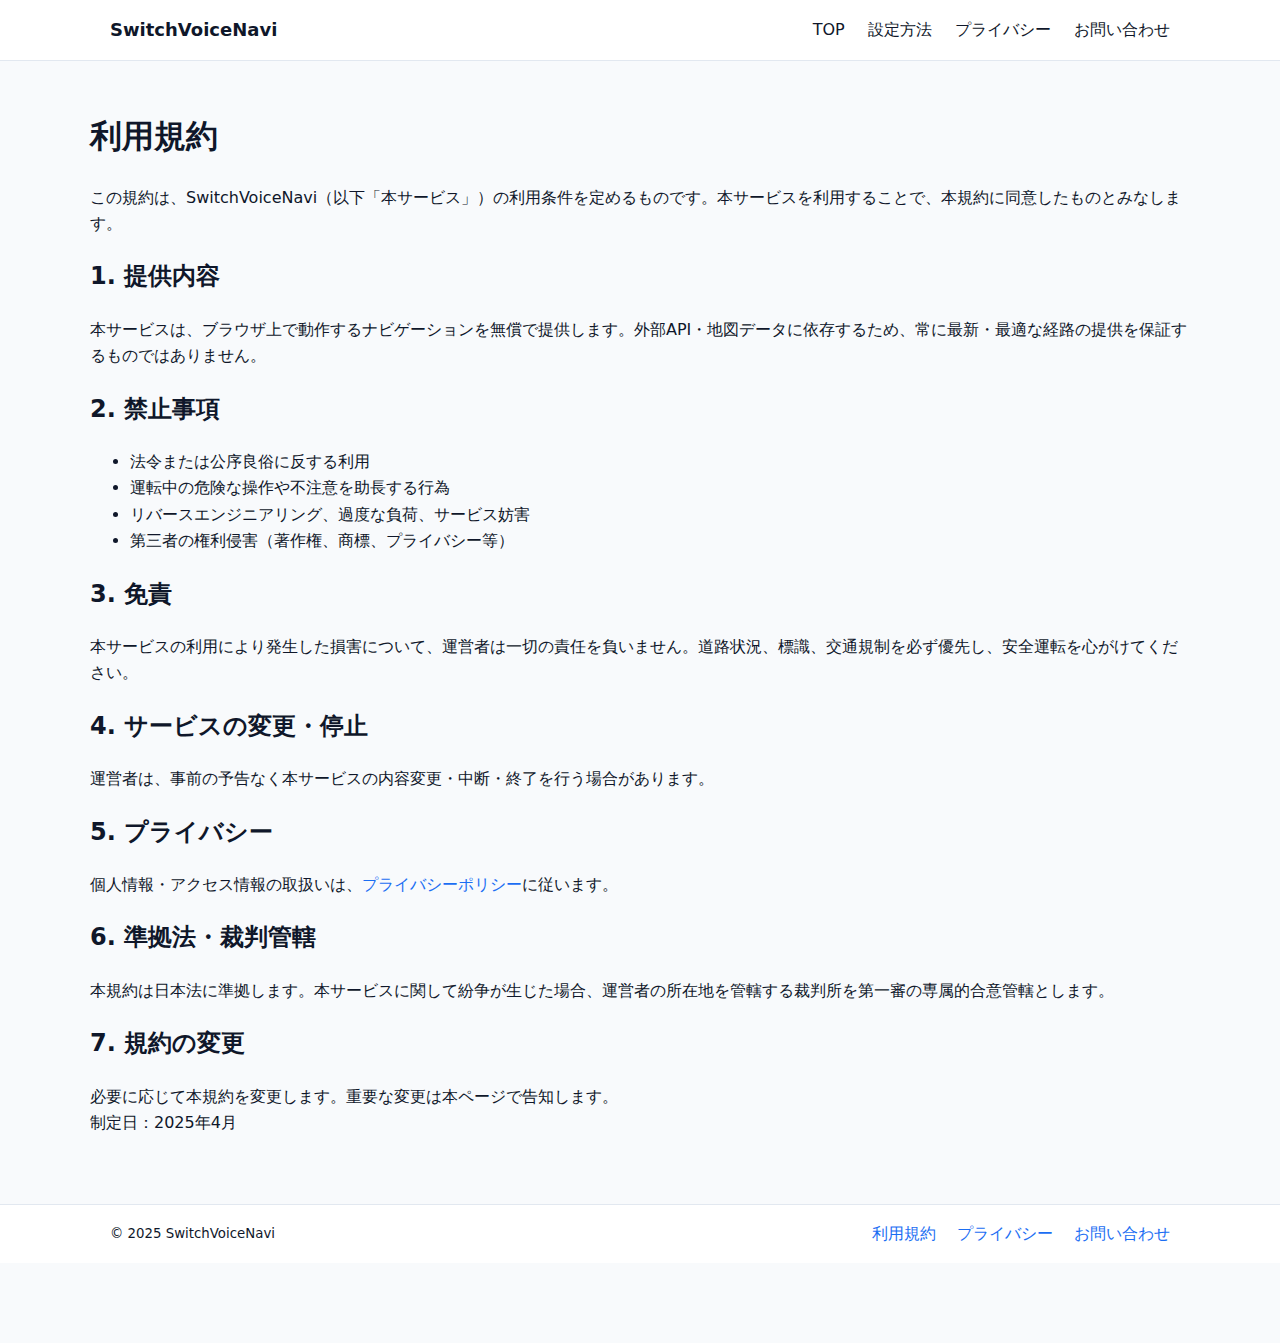
<file: terms.html>
<!doctype html>
<html lang="ja">
<head>
  <meta charset="utf-8">
  <meta name="viewport" content="width=device-width, initial-scale=1">
  <title>利用規約 | SwitchVoiceNavi</title>
  <meta name="description" content="SwitchVoiceNaviの利用規約。禁止事項、免責、サービスの変更、準拠法などを記載しています。">
  <link rel="canonical" href="https://lamb5656.github.io/terms.html">
  <link rel="stylesheet" href="./styles.css">
</head>
<body>
  <header class="site-header" role="banner">
    <div class="container header-inner">
      <a class="brand" href="/">SwitchVoiceNavi</a>
      <nav class="nav" aria-label="Primary">
        <a href="./">TOP</a>
        <a href="https://lamb5656.github.io/navi-app/browser-navi/howto.html" rel="noopener noreferrer">設定方法</a>
        <a href="./privacy.html">プライバシー</a>
        <a href="./contact.html">お問い合わせ</a>
      </nav>
    </div>
  </header>

  <main id="content">
    <section class="container" style="padding:28px 0;">
      <h1>利用規約</h1>
      <p>この規約は、SwitchVoiceNavi（以下「本サービス」）の利用条件を定めるものです。本サービスを利用することで、本規約に同意したものとみなします。</p>

      <h2>1. 提供内容</h2>
      <p>本サービスは、ブラウザ上で動作するナビゲーションを無償で提供します。外部API・地図データに依存するため、常に最新・最適な経路の提供を保証するものではありません。</p>

      <h2>2. 禁止事項</h2>
      <ul>
        <li>法令または公序良俗に反する利用</li>
        <li>運転中の危険な操作や不注意を助長する行為</li>
        <li>リバースエンジニアリング、過度な負荷、サービス妨害</li>
        <li>第三者の権利侵害（著作権、商標、プライバシー等）</li>
      </ul>

      <h2>3. 免責</h2>
      <p>本サービスの利用により発生した損害について、運営者は一切の責任を負いません。道路状況、標識、交通規制を必ず優先し、安全運転を心がけてください。</p>

      <h2>4. サービスの変更・停止</h2>
      <p>運営者は、事前の予告なく本サービスの内容変更・中断・終了を行う場合があります。</p>

      <h2>5. プライバシー</h2>
      <p>個人情報・アクセス情報の取扱いは、<a href="./privacy.html">プライバシーポリシー</a>に従います。</p>

      <h2>6. 準拠法・裁判管轄</h2>
      <p>本規約は日本法に準拠します。本サービスに関して紛争が生じた場合、運営者の所在地を管轄する裁判所を第一審の専属的合意管轄とします。</p>

      <h2>7. 規約の変更</h2>
      <p>必要に応じて本規約を変更します。重要な変更は本ページで告知します。<br>制定日：2025年4月</p>
    </section>
  </main>

  <footer class="site-footer" role="contentinfo">
    <div class="container footer-inner">
      <small>© 2025 SwitchVoiceNavi</small>
      <nav class="footer-nav" aria-label="Footer">
        <a href="./terms.html" aria-current="page">利用規約</a>
        <a href="./privacy.html">プライバシー</a>
        <a href="./contact.html">お問い合わせ</a>
      </nav>
    </div>
  </footer>
</body>
</html>
</file>
<file: styles.css>
/* Base */
:root {
  --bg: #0b1220;
  --fg: #0f172a;
  --card: #ffffff;
  --muted: #64748b;
  --brand: #1b6ef3;
  --brand-ink: #ffffff;
  --container: 1100px;
  --radius: 16px;
}

* { box-sizing: border-box; }
html, body { margin: 0; padding: 0; }
body {
  font-family: system-ui, -apple-system, Segoe UI, Roboto, Helvetica, Arial, "Noto Sans JP", sans-serif;
  line-height: 1.65;
  color: var(--fg);
  background: #f8fafc;
  -webkit-font-smoothing: antialiased;
  -moz-osx-font-smoothing: grayscale;
  padding-bottom: 80px; /* space for anchor ads */
}

a { color: var(--brand); text-decoration: none; }
a:hover { text-decoration: underline; }

.container {
  max-width: var(--container);
  margin: 0 auto;
  padding: 0 20px;
}

.nowrap { white-space: nowrap; }

/* Header */
.site-header {
  background: #ffffff;
  border-bottom: 1px solid #e2e8f0;
  position: sticky;
  top: 0;
  z-index: 50;
}
.header-inner {
  display: flex;
  align-items: center;
  justify-content: space-between;
  height: 60px;
}
.brand {
  font-weight: 700;
  font-size: 18px;
  color: #0f172a;
}
.nav a {
  margin-left: 18px;
  color: #0f172a;
}
.nav a:hover { color: var(--brand); text-decoration: none; }

/* Hero */
.hero {
  background: radial-gradient(1200px 400px at 50% 0%, #e6f0ff 0%, rgba(230,240,255,0) 60%), #f8fafc;
  padding: 56px 0 24px;
}
.hero-title {
  font-size: clamp(28px, 5vw, 40px);
  line-height: 1.2;
  margin: 0 0 12px;
}
.hero-lead {
  font-size: clamp(16px, 2.4vw, 18px);
  color: var(--muted);
  margin: 0 0 18px;
}
.hero-cta { display: flex; gap: 12px; flex-wrap: wrap; }
.btn {
  display: inline-block;
  padding: 12px 18px;
  border-radius: 999px;
  border: 1px solid transparent;
  font-weight: 600;
}
.btn-primary {
  background: var(--brand);
  color: var(--brand-ink);
}
.btn-primary:hover { filter: brightness(0.95); text-decoration: none; }
.btn-secondary {
  background: #ffffff;
  border-color: #e2e8f0;
  color: #0f172a;
}
.btn-secondary:hover { background: #f1f5f9; text-decoration: none; }
.note { color: var(--muted); font-size: 14px; margin-top: 8px; }

/* Sections */
.features, .links, .notes {
  padding: 28px 0;
}
.features h2, .links h2, .notes h2 {
  font-size: 22px;
  margin: 0 0 14px;
}
.feature-grid {
  display: grid;
  grid-template-columns: repeat(3, minmax(0, 1fr));
  gap: 14px;
  margin: 0; padding: 0; list-style: none;
}
.feature {
  background: var(--card);
  border: 1px solid #e2e8f0;
  border-radius: var(--radius);
  padding: 16px;
  box-shadow: 0 6px 18px rgba(15,23,42,.04);
}
.feature h3 {
  font-size: 16px;
  margin: 0 0 6px;
}
.feature p {
  margin: 0;
  color: var(--muted);
  font-size: 14px;
}

.link-list { margin: 0; padding: 0; list-style: none; }
.link-list li { margin: 8px 0; }

/* Footer */
.site-footer {
  border-top: 1px solid #e2e8f0;
  background: #ffffff;
  margin-top: 24px;
}
.footer-inner {
  display: flex;
  align-items: center;
  justify-content: space-between;
  min-height: 58px;
}
.footer-nav a { margin-left: 16px; }

/* Responsive */
@media (max-width: 960px) {
  .feature-grid { grid-template-columns: repeat(2, minmax(0, 1fr)); }
}
@media (max-width: 600px) {
  .nav a { margin-left: 12px; }
  .feature-grid { grid-template-columns: 1fr; }
}

/* --- Optional polish --- */

/* フォーカスリングをはっきり */
a:focus, button:focus, .btn:focus {
  outline: 3px solid rgba(27,110,243,.35);
  outline-offset: 2px;
}

/* ボタンの押し心地を少し良くする */
.btn { transition: transform .04s ease, filter .15s ease, background .15s ease; }
.btn:active { transform: translateY(1px); }

/* ヒーローの余白をすこし広く（モバイルで読みやすく） */
@media (max-width: 480px) {
  .hero { padding: 48px 0 20px; }
  .hero-cta { gap: 10px; }
}
</file>
